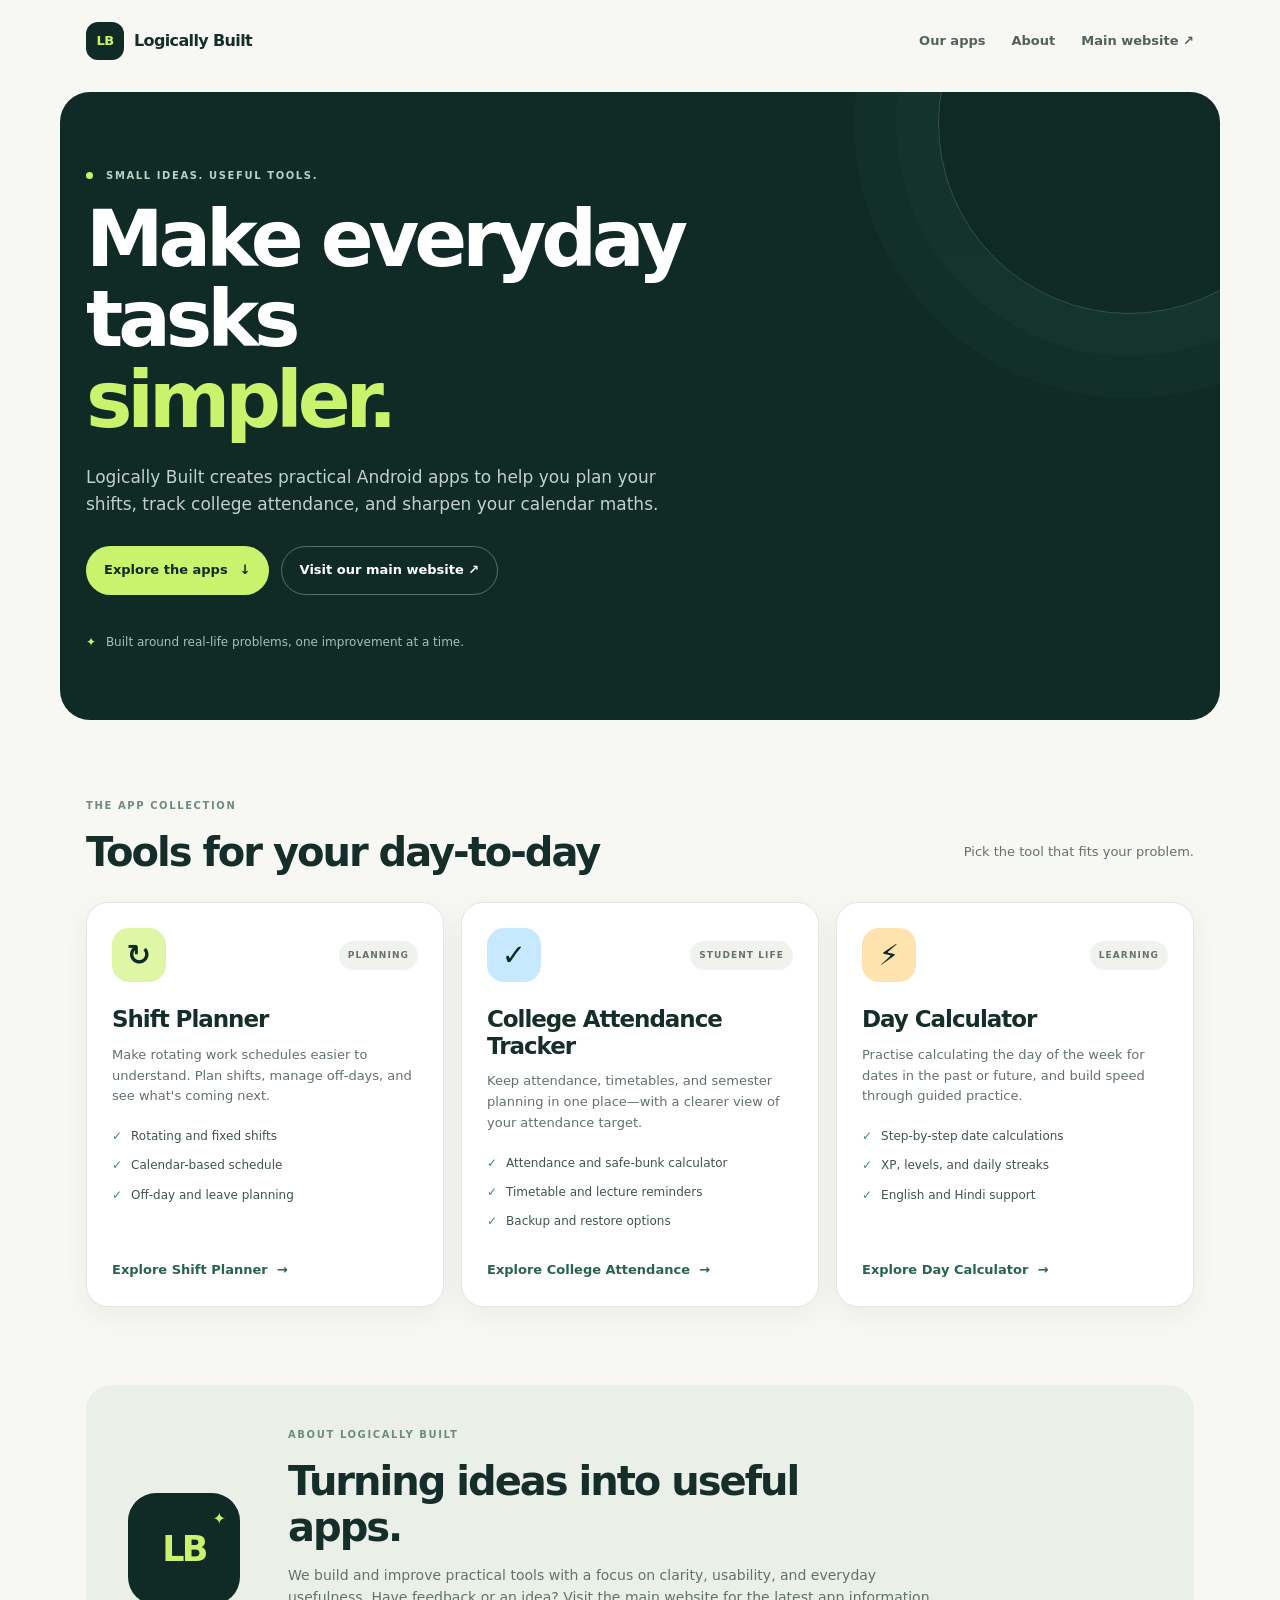
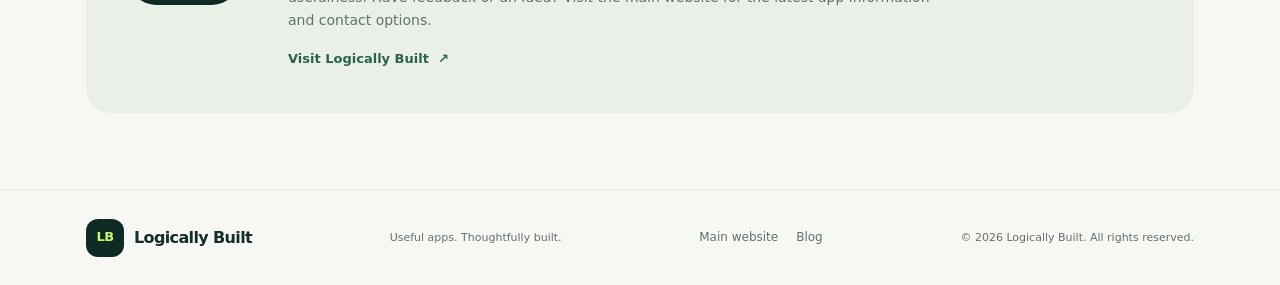
<file: index.html>
<!doctype html>
<html lang="en">
<head>
  <meta charset="utf-8">
  <meta name="viewport" content="width=device-width, initial-scale=1">
  <meta name="theme-color" content="#102a26">
  <meta name="description" content="Logically Built creates useful Android apps for shift planning, college attendance, and day-of-week mental maths.">
  <title>Logically Built — Useful apps, built logically</title>
  <link rel="stylesheet" href="assets/style.css">
  <link rel="icon" href="assets/favicon.svg" type="image/svg+xml">
</head>
<body>
<header class="site-header">
  <a class="brand" href="./" aria-label="Logically Built home"><span class="brand-mark">LB</span><span>Logically Built</span></a>
  <nav><a href="#apps">Our apps</a><a href="#about">About</a><a href="https://logicallybuilt.blogspot.com/p/logically-built.html" target="_blank" rel="noopener">Main website ↗</a></nav>
</header>
<main>
  <section class="hero">
    <div class="eyebrow"><span class="dot"></span> SMALL IDEAS. USEFUL TOOLS.</div>
    <h1>Make everyday tasks<br><span>simpler.</span></h1>
    <p class="hero-copy">Logically Built creates practical Android apps to help you plan your shifts, track college attendance, and sharpen your calendar maths.</p>
    <div class="hero-actions"><a class="button primary" href="#apps">Explore the apps <span>↓</span></a><a class="button secondary" href="https://logicallybuilt.blogspot.com/p/logically-built.html" target="_blank" rel="noopener">Visit our main website ↗</a></div>
    <div class="hero-note"><span>✦</span> Built around real-life problems, one improvement at a time.</div>
  </section>
  <section class="apps-section" id="apps">
    <div class="section-heading"><div><p class="eyebrow">THE APP COLLECTION</p><h2>Tools for your day-to-day</h2></div><p>Pick the tool that fits your problem.</p></div>
    <div class="app-grid">
      <article class="app-card shift">
        <div class="app-top"><div class="app-icon">↻</div><span class="app-tag">PLANNING</span></div>
        <h3>Shift Planner</h3>
        <p>Make rotating work schedules easier to understand. Plan shifts, manage off-days, and see what's coming next.</p>
        <ul><li>Rotating and fixed shifts</li><li>Calendar-based schedule</li><li>Off-day and leave planning</li></ul>
        <a class="text-link" href="apps/shift-planner.html">Explore Shift Planner <span>→</span></a>
      </article>
      <article class="app-card attendance">
        <div class="app-top"><div class="app-icon">✓</div><span class="app-tag">STUDENT LIFE</span></div>
        <h3>College Attendance Tracker</h3>
        <p>Keep attendance, timetables, and semester planning in one place—with a clearer view of your attendance target.</p>
        <ul><li>Attendance and safe-bunk calculator</li><li>Timetable and lecture reminders</li><li>Backup and restore options</li></ul>
        <a class="text-link" href="apps/college-attendance.html">Explore College Attendance <span>→</span></a>
      </article>
      <article class="app-card daycalc">
        <div class="app-top"><div class="app-icon">⚡</div><span class="app-tag">LEARNING</span></div>
        <h3>Day Calculator</h3>
        <p>Practise calculating the day of the week for dates in the past or future, and build speed through guided practice.</p>
        <ul><li>Step-by-step date calculations</li><li>XP, levels, and daily streaks</li><li>English and Hindi support</li></ul>
        <a class="text-link" href="apps/day-calculator.html">Explore Day Calculator <span>→</span></a>
      </article>
    </div>
  </section>
  <section class="about-section" id="about">
    <div class="about-symbol">LB<span>✦</span></div>
    <div><p class="eyebrow">ABOUT LOGICALLY BUILT</p><h2>Turning ideas into useful apps.</h2><p>We build and improve practical tools with a focus on clarity, usability, and everyday usefulness. Have feedback or an idea? Visit the main website for the latest app information and contact options.</p><a class="text-link" href="https://logicallybuilt.blogspot.com/p/logically-built.html" target="_blank" rel="noopener">Visit Logically Built <span>↗</span></a></div>
  </section>
</main>
<footer class="site-footer"><a class="brand" href="./"><span class="brand-mark">LB</span><span>Logically Built</span></a><p>Useful apps. Thoughtfully built.</p><div><a href="https://logicallybuilt.blogspot.com/p/logically-built.html">Main website</a><a href="https://logicallybuilt.blogspot.com/">Blog</a></div><small>© <span id="year"></span> Logically Built. All rights reserved.</small></footer>
<script src="assets/main.js"></script>
</body>
</html>
</file>
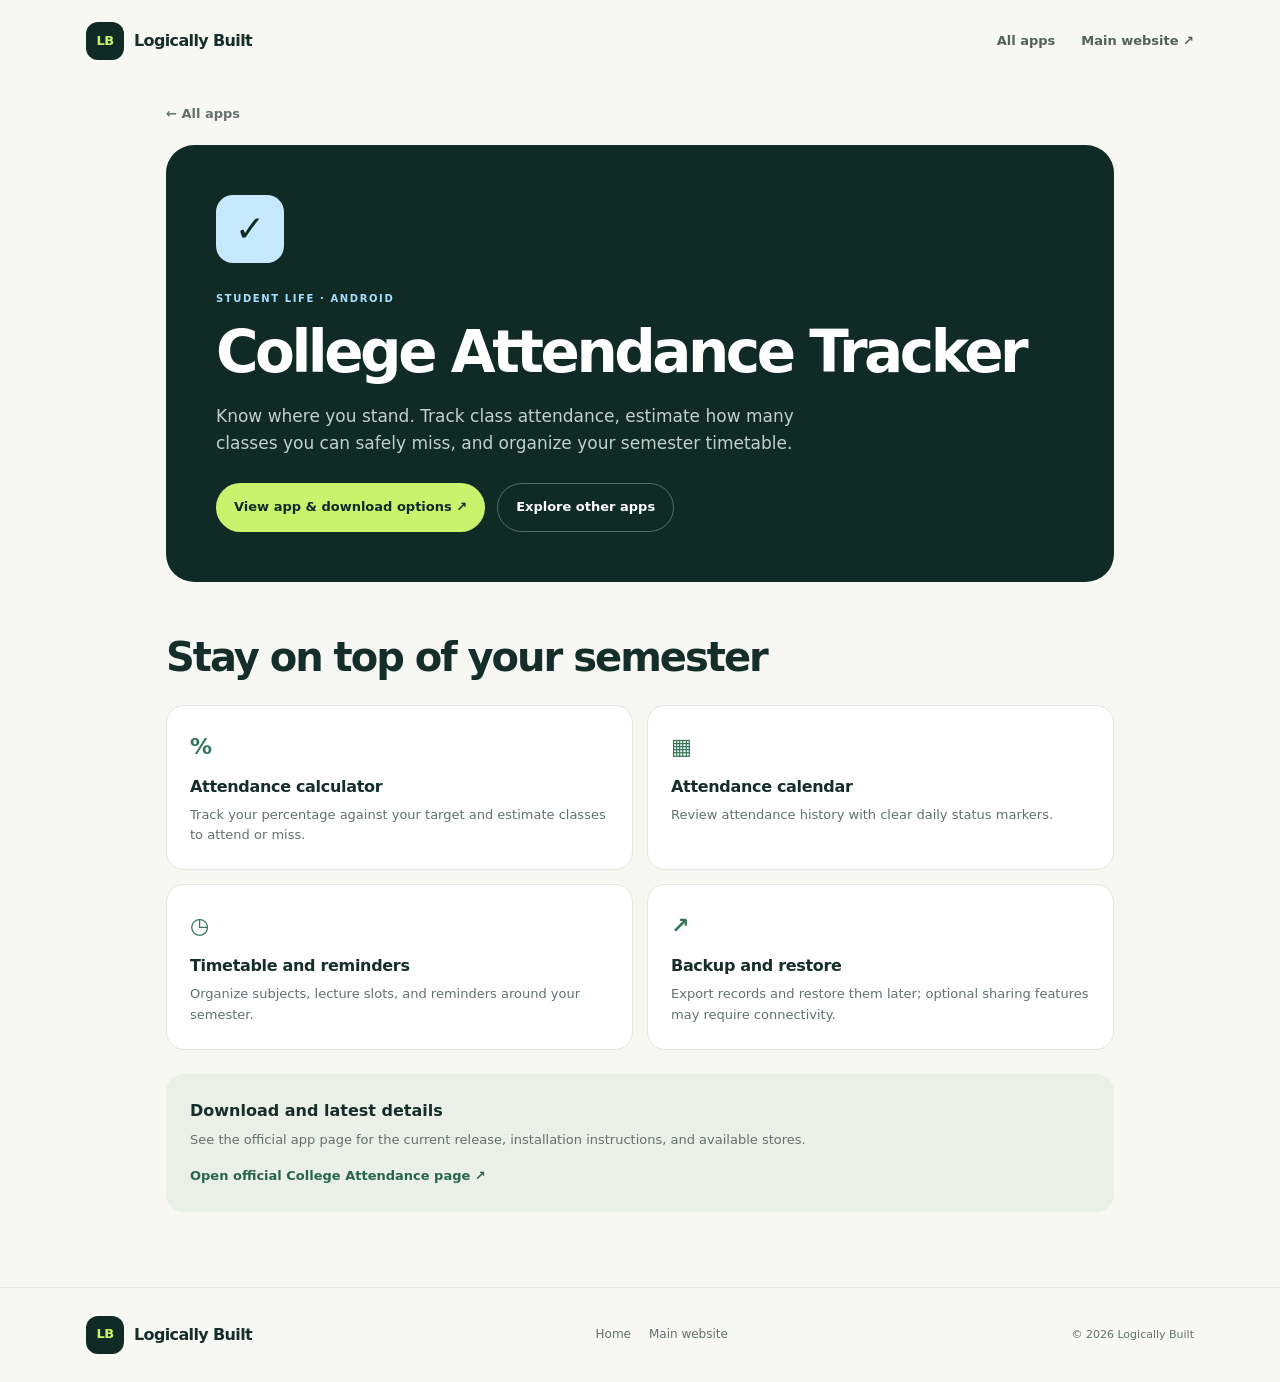
<file: apps/college-attendance.html>
<!doctype html>
<html lang="en"><head><meta charset="utf-8"><meta name="viewport" content="width=device-width, initial-scale=1"><meta name="theme-color" content="#102a26"><meta name="description" content="College Attendance Tracker helps students track attendance, calculate safe bunks, manage timetables, and back up records."><title>College Attendance Tracker — Logically Built</title><link rel="stylesheet" href="../assets/style.css"><link rel="icon" href="../assets/favicon.svg" type="image/svg+xml"></head>
<body><header class="site-header"><a class="brand" href="../"><span class="brand-mark">LB</span><span>Logically Built</span></a><nav><a href="../#apps">All apps</a><a href="https://logicallybuilt.blogspot.com/p/logically-built.html" target="_blank" rel="noopener">Main website ↗</a></nav></header>
<main class="detail-main"><a class="back-link" href="../">← All apps</a><section class="detail-hero attendance"><div class="app-icon large">✓</div><p class="eyebrow">STUDENT LIFE · ANDROID</p><h1>College Attendance Tracker</h1><p class="hero-copy">Know where you stand. Track class attendance, estimate how many classes you can safely miss, and organize your semester timetable.</p><div class="hero-actions"><a class="button primary" href="https://logicallybuilt.blogspot.com/p/college-attendance-app.html" target="_blank" rel="noopener">View app & download options ↗</a><a class="button secondary" href="../">Explore other apps</a></div></section>
<section class="detail-content"><h2>Stay on top of your semester</h2><div class="feature-grid"><div class="feature"><b>%</b><h3>Attendance calculator</h3><p>Track your percentage against your target and estimate classes to attend or miss.</p></div><div class="feature"><b>▦</b><h3>Attendance calendar</h3><p>Review attendance history with clear daily status markers.</p></div><div class="feature"><b>◷</b><h3>Timetable and reminders</h3><p>Organize subjects, lecture slots, and reminders around your semester.</p></div><div class="feature"><b>↗</b><h3>Backup and restore</h3><p>Export records and restore them later; optional sharing features may require connectivity.</p></div></div><div class="notice"><b>Download and latest details</b><p>See the official app page for the current release, installation instructions, and available stores.</p><a class="text-link" href="https://logicallybuilt.blogspot.com/p/college-attendance-app.html" target="_blank" rel="noopener">Open official College Attendance page ↗</a></div></section></main>
<footer class="site-footer"><a class="brand" href="../"><span class="brand-mark">LB</span><span>Logically Built</span></a><div><a href="../">Home</a><a href="https://logicallybuilt.blogspot.com/p/logically-built.html">Main website</a></div><small>© <span id="year"></span> Logically Built</small></footer><script src="../assets/main.js"></script></body></html>
</file>
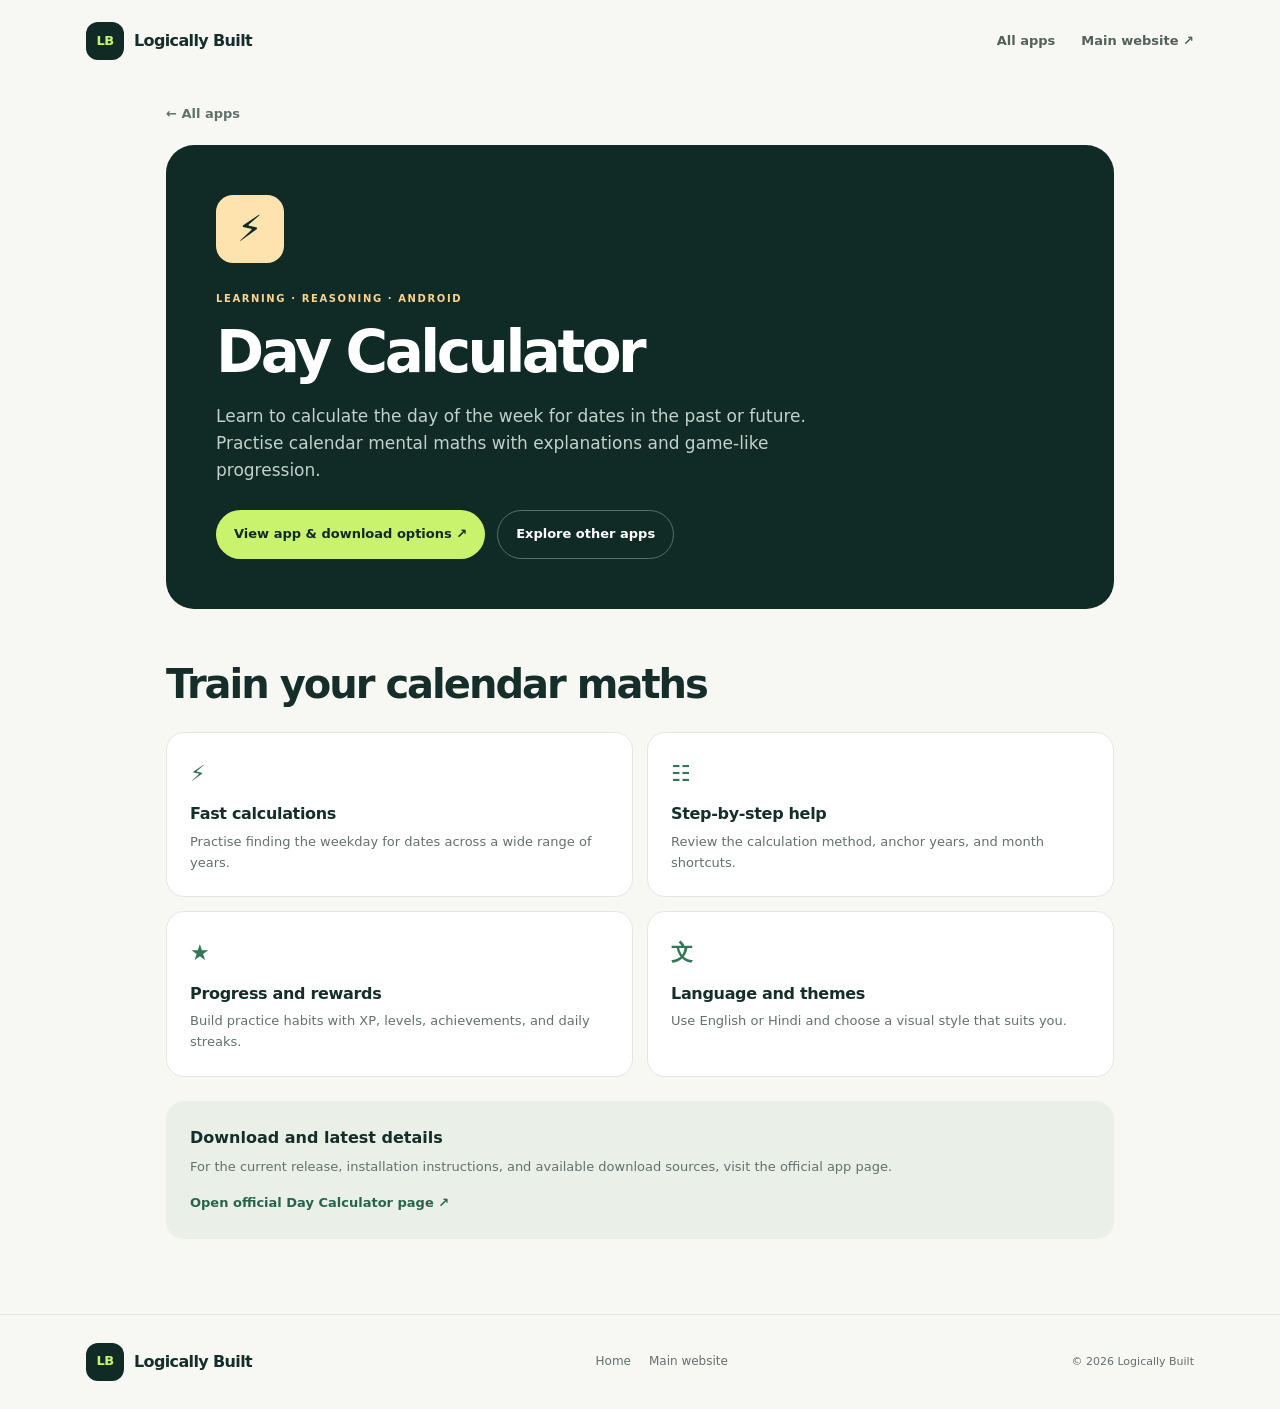
<file: apps/day-calculator.html>
<!doctype html>
<html lang="en"><head><meta charset="utf-8"><meta name="viewport" content="width=device-width, initial-scale=1"><meta name="theme-color" content="#102a26"><meta name="description" content="Day Calculator helps you learn to calculate the day of the week for dates with guided practice, streaks, and gamified progression."><title>Day Calculator — Logically Built</title><link rel="stylesheet" href="../assets/style.css"><link rel="icon" href="../assets/favicon.svg" type="image/svg+xml"></head>
<body><header class="site-header"><a class="brand" href="../"><span class="brand-mark">LB</span><span>Logically Built</span></a><nav><a href="../#apps">All apps</a><a href="https://logicallybuilt.blogspot.com/p/logically-built.html" target="_blank" rel="noopener">Main website ↗</a></nav></header>
<main class="detail-main"><a class="back-link" href="../">← All apps</a><section class="detail-hero daycalc"><div class="app-icon large">⚡</div><p class="eyebrow">LEARNING · REASONING · ANDROID</p><h1>Day Calculator</h1><p class="hero-copy">Learn to calculate the day of the week for dates in the past or future. Practise calendar mental maths with explanations and game-like progression.</p><div class="hero-actions"><a class="button primary" href="https://logicallybuilt.blogspot.com/p/day-calculator-iq-test-exam-preparation.html" target="_blank" rel="noopener">View app & download options ↗</a><a class="button secondary" href="../">Explore other apps</a></div></section>
<section class="detail-content"><h2>Train your calendar maths</h2><div class="feature-grid"><div class="feature"><b>⚡</b><h3>Fast calculations</h3><p>Practise finding the weekday for dates across a wide range of years.</p></div><div class="feature"><b>☷</b><h3>Step-by-step help</h3><p>Review the calculation method, anchor years, and month shortcuts.</p></div><div class="feature"><b>★</b><h3>Progress and rewards</h3><p>Build practice habits with XP, levels, achievements, and daily streaks.</p></div><div class="feature"><b>文</b><h3>Language and themes</h3><p>Use English or Hindi and choose a visual style that suits you.</p></div></div><div class="notice"><b>Download and latest details</b><p>For the current release, installation instructions, and available download sources, visit the official app page.</p><a class="text-link" href="https://logicallybuilt.blogspot.com/p/day-calculator-iq-test-exam-preparation.html" target="_blank" rel="noopener">Open official Day Calculator page ↗</a></div></section></main>
<footer class="site-footer"><a class="brand" href="../"><span class="brand-mark">LB</span><span>Logically Built</span></a><div><a href="../">Home</a><a href="https://logicallybuilt.blogspot.com/p/logically-built.html">Main website</a></div><small>© <span id="year"></span> Logically Built</small></footer><script src="../assets/main.js"></script></body></html>
</file>
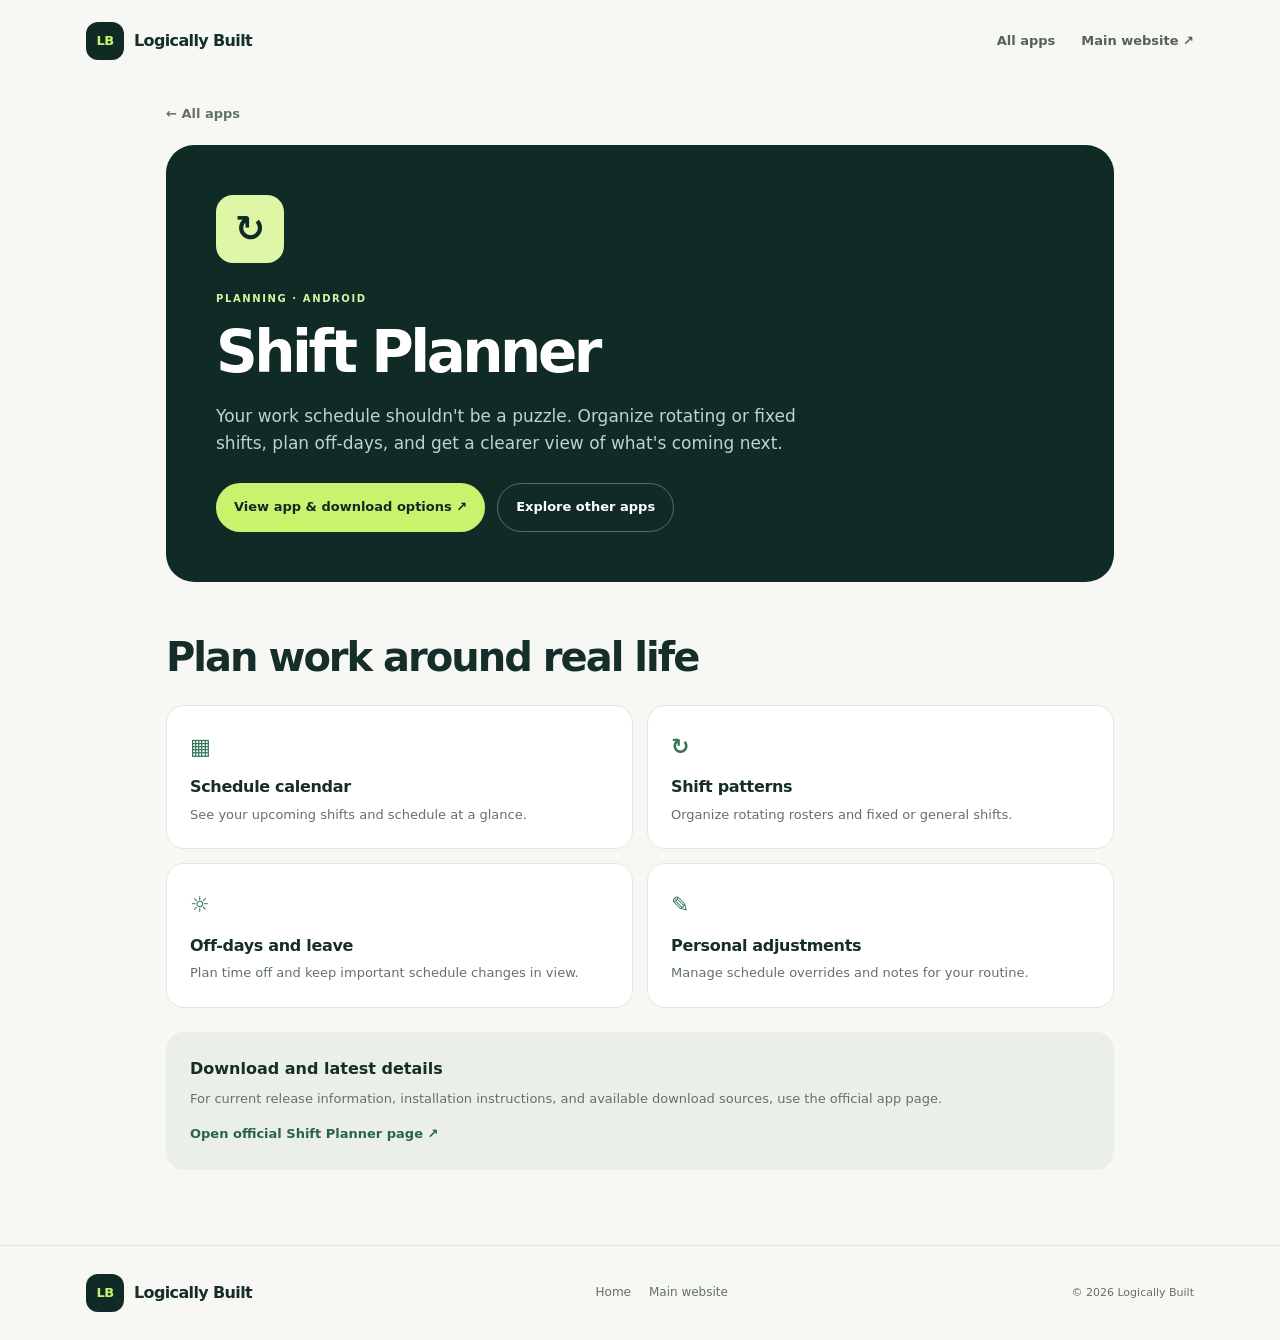
<file: apps/shift-planner.html>
<!doctype html>
<html lang="en"><head><meta charset="utf-8"><meta name="viewport" content="width=device-width, initial-scale=1"><meta name="theme-color" content="#102a26"><meta name="description" content="Shift Planner helps you organize rotating or fixed work shifts, off-days, and your upcoming schedule."><title>Shift Planner — Logically Built</title><link rel="stylesheet" href="../assets/style.css"><link rel="icon" href="../assets/favicon.svg" type="image/svg+xml"></head>
<body><header class="site-header"><a class="brand" href="../"><span class="brand-mark">LB</span><span>Logically Built</span></a><nav><a href="../#apps">All apps</a><a href="https://logicallybuilt.blogspot.com/p/logically-built.html" target="_blank" rel="noopener">Main website ↗</a></nav></header>
<main class="detail-main"><a class="back-link" href="../">← All apps</a><section class="detail-hero shift"><div class="app-icon large">↻</div><p class="eyebrow">PLANNING · ANDROID</p><h1>Shift Planner</h1><p class="hero-copy">Your work schedule shouldn't be a puzzle. Organize rotating or fixed shifts, plan off-days, and get a clearer view of what's coming next.</p><div class="hero-actions"><a class="button primary" href="https://logicallybuilt.blogspot.com/p/shift-planner-app.html" target="_blank" rel="noopener">View app & download options ↗</a><a class="button secondary" href="../">Explore other apps</a></div></section>
<section class="detail-content"><h2>Plan work around real life</h2><div class="feature-grid"><div class="feature"><b>▦</b><h3>Schedule calendar</h3><p>See your upcoming shifts and schedule at a glance.</p></div><div class="feature"><b>↻</b><h3>Shift patterns</h3><p>Organize rotating rosters and fixed or general shifts.</p></div><div class="feature"><b>☼</b><h3>Off-days and leave</h3><p>Plan time off and keep important schedule changes in view.</p></div><div class="feature"><b>✎</b><h3>Personal adjustments</h3><p>Manage schedule overrides and notes for your routine.</p></div></div><div class="notice"><b>Download and latest details</b><p>For current release information, installation instructions, and available download sources, use the official app page.</p><a class="text-link" href="https://logicallybuilt.blogspot.com/p/shift-planner-app.html" target="_blank" rel="noopener">Open official Shift Planner page ↗</a></div></section></main>
<footer class="site-footer"><a class="brand" href="../"><span class="brand-mark">LB</span><span>Logically Built</span></a><div><a href="../">Home</a><a href="https://logicallybuilt.blogspot.com/p/logically-built.html">Main website</a></div><small>© <span id="year"></span> Logically Built</small></footer><script src="../assets/main.js"></script></body></html>
</file>
<file: assets/style.css>
:root{--ink:#152e2a;--muted:#62716d;--paper:#f7f8f4;--line:#e2e8e1;--green:#c9f36c;--deep:#102a26;--card:#fff;--radius:22px}*{box-sizing:border-box}html{scroll-behavior:smooth}body{margin:0;background:var(--paper);color:var(--ink);font-family:Inter,ui-sans-serif,system-ui,-apple-system,BlinkMacSystemFont,"Segoe UI",sans-serif;line-height:1.6}a{color:inherit;text-decoration:none}.site-header{max-width:1160px;margin:auto;padding:22px 26px;display:flex;align-items:center;justify-content:space-between;gap:20px}.brand{display:inline-flex;align-items:center;gap:10px;font-weight:800;letter-spacing:-.04em}.brand-mark{display:grid;place-items:center;width:38px;height:38px;border-radius:12px;background:var(--deep);color:var(--green);font-size:13px;letter-spacing:-.04em}.site-header nav{display:flex;align-items:center;gap:26px;font-size:13px;font-weight:650;color:#52615c}.site-header nav a:hover,.site-footer a:hover{color:#31745b}.hero{margin:10px auto 0;max-width:1160px;padding:76px 26px 68px;background:var(--deep);color:white;border-radius:30px;position:relative;overflow:hidden}.hero:after{content:"";position:absolute;width:380px;height:380px;border:1px solid #49665c;border-radius:50%;right:-100px;top:-160px;box-shadow:0 0 0 42px #173a32,0 0 0 84px #14332d;opacity:.65}.eyebrow{font-size:10px;font-weight:850;letter-spacing:.16em;color:#708b7f;margin:0 0 15px}.hero .eyebrow{color:#b6d3c2}.dot{display:inline-block;width:7px;height:7px;background:var(--green);border-radius:50%;margin-right:8px}.hero h1{font-size:clamp(43px,7vw,78px);line-height:1.03;letter-spacing:-.065em;max-width:720px;margin:0;position:relative;z-index:1}.hero h1 span{color:var(--green)}.hero-copy{max-width:610px;color:#c2d1ca;font-size:17px;margin:24px 0 28px}.hero-actions{display:flex;flex-wrap:wrap;gap:12px;position:relative;z-index:1}.button{display:inline-flex;align-items:center;justify-content:center;gap:12px;padding:13px 18px;border-radius:999px;font-weight:750;font-size:13px;transition:transform .2s,background .2s}.button:hover{transform:translateY(-2px)}.button.primary{background:var(--green);color:var(--deep)}.button.secondary{border:1px solid #547067;color:white}.hero-note{font-size:12px;color:#a9c0b4;margin-top:38px}.hero-note span{color:var(--green);margin-right:6px}.apps-section{max-width:1160px;margin:auto;padding:78px 26px}.section-heading{display:flex;justify-content:space-between;align-items:end;gap:25px;margin-bottom:27px}.section-heading h2,.about-section h2,.detail-content h2{font-size:clamp(27px,4vw,40px);letter-spacing:-.05em;line-height:1.15;margin:0}.section-heading>p{max-width:250px;color:var(--muted);font-size:13px}.app-grid{display:grid;grid-template-columns:repeat(3,minmax(0,1fr));gap:17px}.app-card{background:var(--card);border:1px solid var(--line);border-radius:var(--radius);padding:25px;display:flex;flex-direction:column;min-height:350px;box-shadow:0 8px 28px #142e2710}.app-top{display:flex;align-items:center;justify-content:space-between;margin-bottom:24px}.app-icon{width:54px;height:54px;border-radius:17px;display:grid;place-items:center;font-size:29px;font-weight:700;color:var(--deep);background:#dff6a7}.shift .app-icon{background:#dff6a7}.attendance .app-icon{background:#c7e9ff}.daycalc .app-icon{background:#ffe3ae}.app-tag{font-size:9px;letter-spacing:.12em;font-weight:850;color:#64736c;background:#f0f3ed;border-radius:99px;padding:7px 9px}.app-card h3{font-size:23px;letter-spacing:-.045em;line-height:1.15;margin:0 0 12px}.app-card p{color:var(--muted);font-size:13px;margin:0 0 15px}.app-card ul{list-style:none;padding:0;margin:0 0 24px;color:#40544b;font-size:12px}.app-card li{padding:5px 0}.app-card li:before{content:"✓";color:#498566;font-weight:900;margin-right:9px}.text-link{font-weight:800;font-size:13px;color:#28644d;display:inline-flex;align-items:center;gap:9px;margin-top:auto}.text-link span{transition:transform .2s}.text-link:hover span{transform:translateX(4px)}.about-section{max-width:1108px;margin:0 auto 76px;padding:42px;background:#eaf0e7;border-radius:25px;display:grid;grid-template-columns:130px 1fr;gap:30px;align-items:center}.about-symbol{width:112px;height:112px;background:var(--deep);border-radius:28px;color:var(--green);display:grid;place-items:center;font-size:35px;font-weight:900;letter-spacing:-.08em;position:relative}.about-symbol span{position:absolute;right:17px;top:13px;font-size:16px}.about-section h2{max-width:600px}.about-section p:not(.eyebrow){color:var(--muted);max-width:650px;font-size:14px}.site-footer{border-top:1px solid var(--line);padding:28px max(26px,calc((100% - 1108px)/2));display:flex;align-items:center;justify-content:space-between;gap:18px;flex-wrap:wrap}.site-footer p,.site-footer small{font-size:11px;color:var(--muted)}.site-footer>div{display:flex;gap:18px;font-size:12px;color:var(--muted)}.detail-main{max-width:1000px;margin:auto;padding:12px 26px 75px}.back-link{display:inline-block;font-size:13px;font-weight:700;color:var(--muted);padding:10px 0 20px}.detail-hero{padding:50px;background:var(--deep);border-radius:28px;color:#fff}.app-icon.large{width:68px;height:68px;font-size:36px;margin-bottom:28px}.detail-hero h1{font-size:clamp(36px,6vw,58px);line-height:1.05;letter-spacing:-.06em;margin:0}.detail-hero .hero-copy{margin:20px 0 26px}.detail-hero .button.secondary{color:#fff}.detail-content{padding:52px 0 0}.detail-content h2{margin-bottom:25px}.feature-grid{display:grid;grid-template-columns:repeat(2,minmax(0,1fr));gap:14px}.feature{background:#fff;border:1px solid var(--line);padding:23px;border-radius:18px}.feature>b{font-size:22px;color:#367658}.feature h3{font-size:16px;margin:10px 0 5px;letter-spacing:-.02em}.feature p,.notice p{font-size:13px;color:var(--muted);margin:0}.notice{margin-top:24px;padding:24px;background:#eaf0e7;border-radius:18px}.notice>b{display:block;margin-bottom:7px}.notice .text-link{margin-top:15px}.detail-hero .eyebrow{margin-top:2px}.detail-hero.shift .eyebrow{color:#d8f4a0}.detail-hero.attendance .eyebrow{color:#a8dfff}.detail-hero.daycalc .eyebrow{color:#ffd28b}@media(max-width:800px){.app-grid{grid-template-columns:1fr}.app-card{min-height:0}.section-heading{align-items:start;flex-direction:column;gap:8px}.section-heading>p{margin:0}.hero{margin:4px 12px 0;padding:55px 25px;border-radius:23px}.hero:after{right:-250px}.apps-section{padding:55px 20px}.about-section{margin:0 20px 50px;padding:28px;grid-template-columns:1fr;gap:20px}.about-symbol{width:75px;height:75px;font-size:26px}.site-header{padding:18px 20px}.site-header nav{gap:13px;font-size:11px}.site-header nav a:nth-child(2){display:none}.detail-main{padding:8px 16px 55px}.detail-hero{padding:32px 25px}.feature-grid{grid-template-columns:1fr}.site-footer{padding:25px 20px}.site-footer p{display:none}}@media(max-width:430px){.site-header nav a:first-child{display:none}.brand{font-size:14px}.hero h1{font-size:46px}.hero-copy{font-size:15px}.button{width:100%}.detail-hero .hero-actions{flex-direction:column}}
</file>
